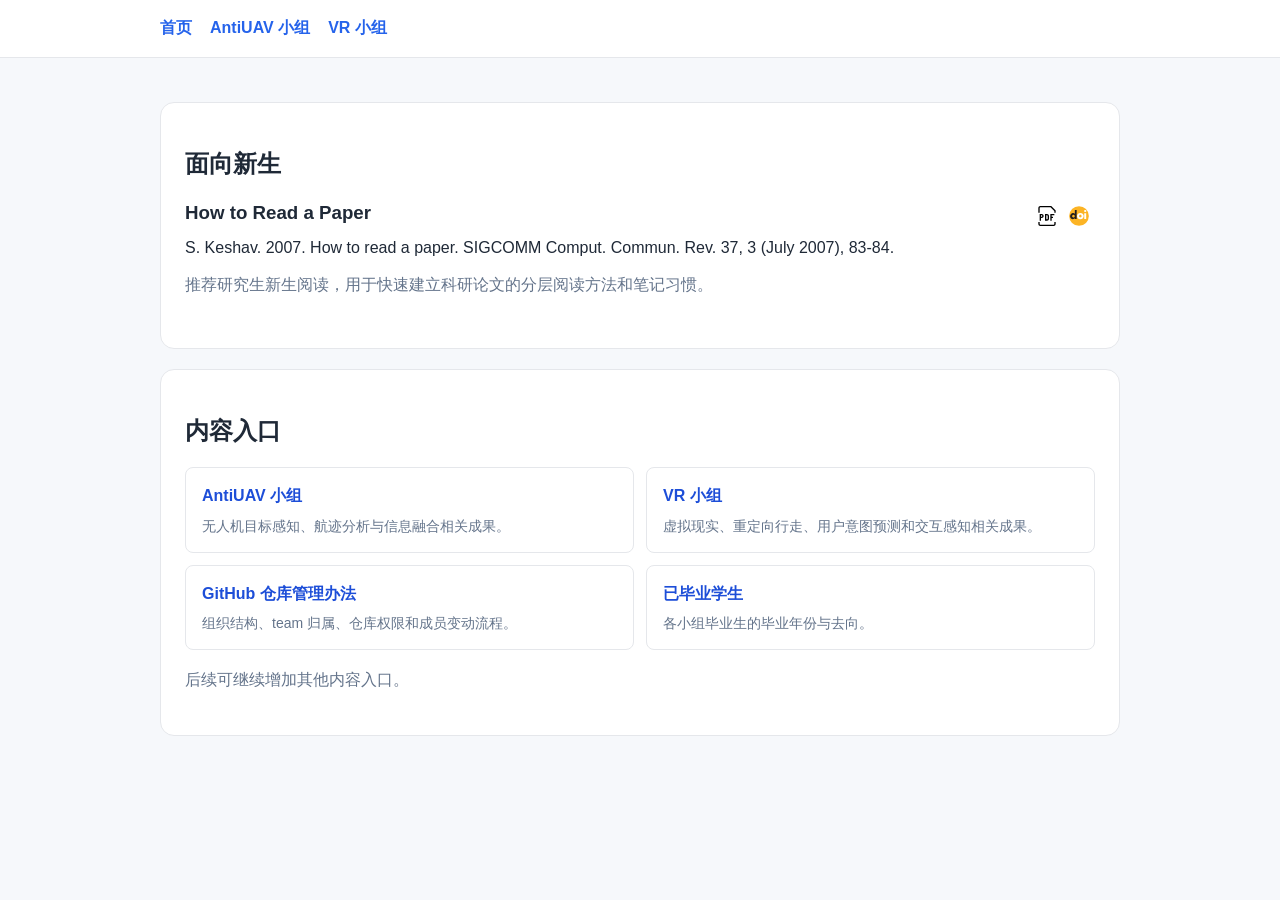
<file: index.html>
<!doctype html>
<html lang="zh-CN">
<head>
  <meta charset="utf-8">
  <meta name="viewport" content="width=device-width, initial-scale=1">
  <title>课题组管理首页</title>
  <link rel="stylesheet" href="assets/style.css">
</head>
<body>
  <nav class="nav">
    <a href="index.html">首页</a>
    <a href="team/team-antiuav.html">AntiUAV 小组</a>
    <a href="team/team-vr.html">VR 小组</a>
  </nav>

  <main class="container">
    <section class="card">
      <h2>面向新生</h2>
      <ul class="resource-list">
        <li class="resource-item">
          <div class="resource-main">
            <h3>How to Read a Paper</h3>
            <p>
              S. Keshav. 2007. How to read a paper.
              SIGCOMM Comput. Commun. Rev. 37, 3 (July 2007), 83-84.
            </p>
            <p class="resource-note">
              推荐研究生新生阅读，用于快速建立科研论文的分层阅读方法和笔记习惯。
            </p>
          </div>
          <span class="resource-links">
            <a class="pub-icon" href="resources/HowToReadAPaper.pdf" target="_blank" rel="noopener noreferrer" title="PDF">
              <img src="assets/imgs/pdf.svg" alt="PDF">
            </a>
            <a class="pub-icon" href="https://doi.org/10.1145/1273445.1273458" target="_blank" rel="noopener noreferrer" title="DOI">
              <img src="assets/imgs/doi.svg" alt="DOI">
            </a>
          </span>
        </li>
      </ul>
    </section>

    <section class="card">
      <h2>内容入口</h2>
      <div class="link-grid">
        <a class="topic-link" href="team/team-antiuav.html">
          <span class="topic-title">AntiUAV 小组</span>
          <span class="topic-desc">无人机目标感知、航迹分析与信息融合相关成果。</span>
        </a>
        <a class="topic-link" href="team/team-vr.html">
          <span class="topic-title">VR 小组</span>
          <span class="topic-desc">虚拟现实、重定向行走、用户意图预测和交互感知相关成果。</span>
        </a>
        <a class="topic-link" href="management/github.html">
          <span class="topic-title">GitHub 仓库管理办法</span>
          <span class="topic-desc">组织结构、team 归属、仓库权限和成员变动流程。</span>
        </a>
        <a class="topic-link" href="team/graduates.html">
          <span class="topic-title">已毕业学生</span>
          <span class="topic-desc">各小组毕业生的毕业年份与去向。</span>
        </a>
      </div>
      <p class="muted">
        后续可继续增加其他内容入口。
      </p>
    </section>
  </main>

  <a class="back-to-top" href="#top" aria-label="回到页面顶部" title="回到顶部">↑</a>
  <script src="assets/back-to-top.js" defer></script>
</body>
</html>
</file>
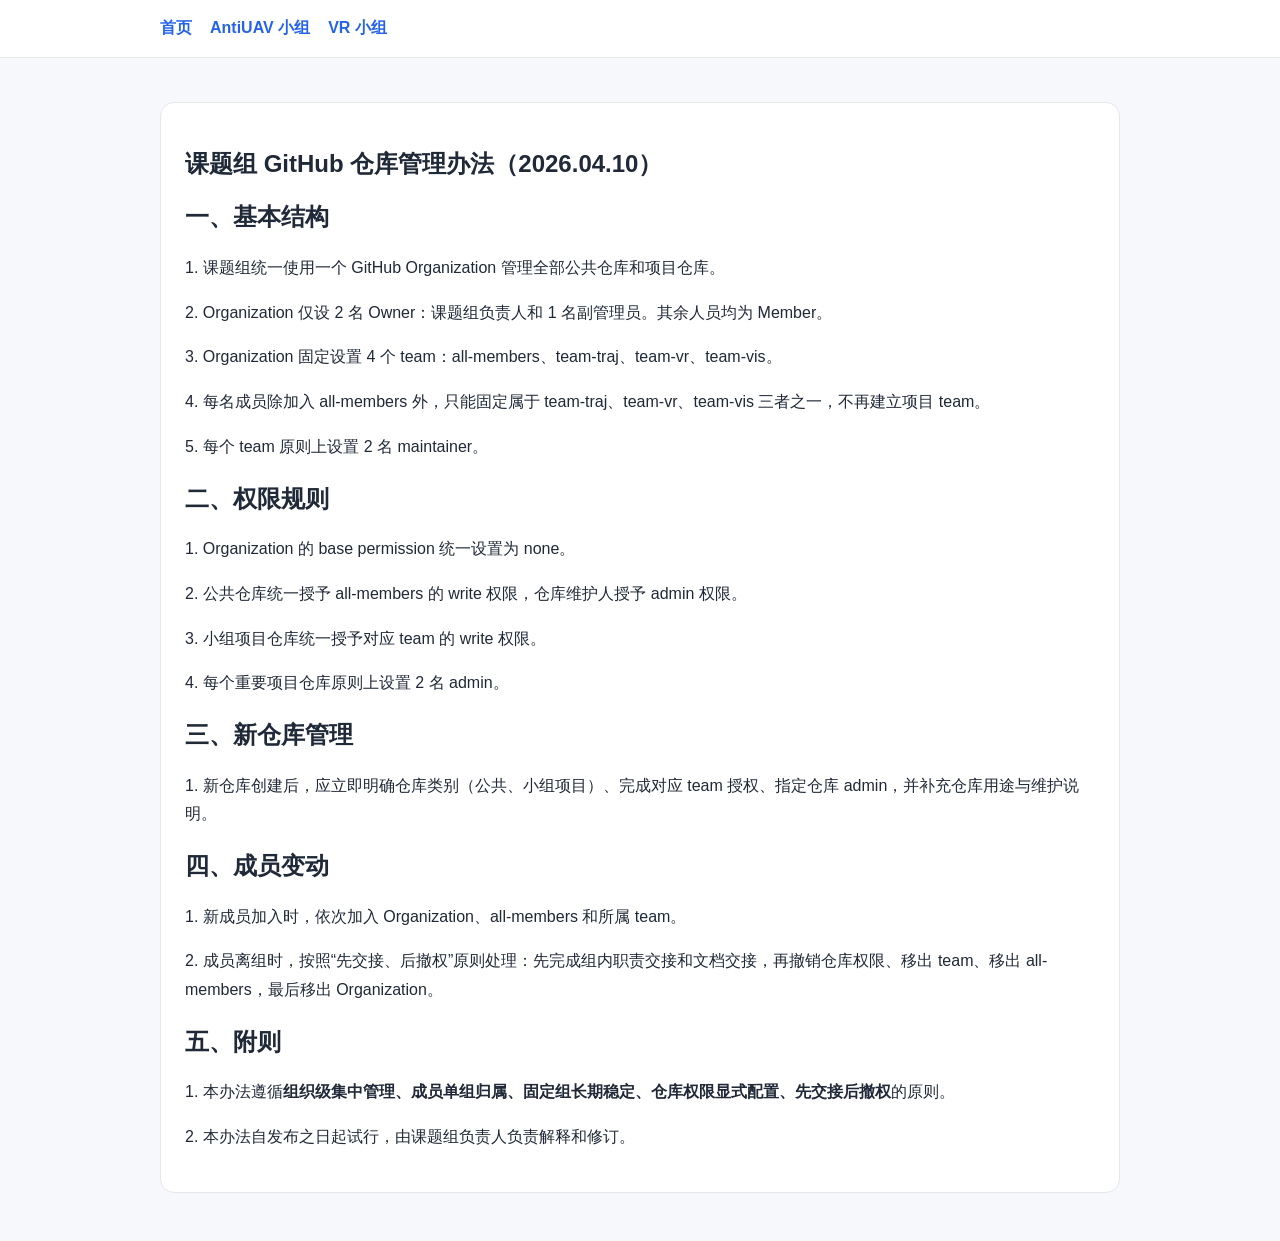
<file: management/github.html>
<!doctype html>
<html lang="zh-CN">
<head>
  <meta charset="utf-8">
  <meta name="viewport" content="width=device-width, initial-scale=1">
  <title>GitHub 仓库管理</title>
  <link rel="stylesheet" href="../assets/style.css">
</head>
<body>
  <nav class="nav">
    <a href="../index.html">首页</a>
    <a href="../team/team-antiuav.html">AntiUAV 小组</a>
    <a href="../team/team-vr.html">VR 小组</a>
  </nav>

  <main class="container">
    <section class="card">
      <h1>课题组 GitHub 仓库管理办法（2026.04.10）</h1>
      <h2>一、基本结构</h2>
      <p>1. 课题组统一使用一个 GitHub Organization 管理全部公共仓库和项目仓库。</p>
      <p>2. Organization 仅设 2 名 Owner：课题组负责人和 1 名副管理员。其余人员均为 Member。</p>
      <p>3. Organization 固定设置 4 个 team：all-members、team-traj、team-vr、team-vis。</p>
      <p>4. 每名成员除加入 all-members 外，只能固定属于 team-traj、team-vr、team-vis 三者之一，不再建立项目 team。</p>
      <p>5. 每个 team 原则上设置 2 名 maintainer。</p>

      <h2>二、权限规则</h2>
      <p>1. Organization 的 base permission 统一设置为 none。</p>
      <p>2. 公共仓库统一授予 all-members 的 write 权限，仓库维护人授予 admin 权限。</p>
      <p>3. 小组项目仓库统一授予对应 team 的 write 权限。</p>
      <p>4. 每个重要项目仓库原则上设置 2 名 admin。</p>

      <h2>三、新仓库管理</h2>
      <p>1. 新仓库创建后，应立即明确仓库类别（公共、小组项目）、完成对应 team 授权、指定仓库 admin，并补充仓库用途与维护说明。</p>

      <h2>四、成员变动</h2>
      <p>1. 新成员加入时，依次加入 Organization、all-members 和所属 team。</p>
      <p>2. 成员离组时，按照“先交接、后撤权”原则处理：先完成组内职责交接和文档交接，再撤销仓库权限、移出 team、移出 all-members，最后移出 Organization。</p>

      <h2>五、附则</h2>
      <p>1. 本办法遵循<b>组织级集中管理、成员单组归属、固定组长期稳定、仓库权限显式配置、先交接后撤权</b>的原则。</p>
      <p>2. 本办法自发布之日起试行，由课题组负责人负责解释和修订。</p>
    </section>
  </main>
</body>
</html>
</file>
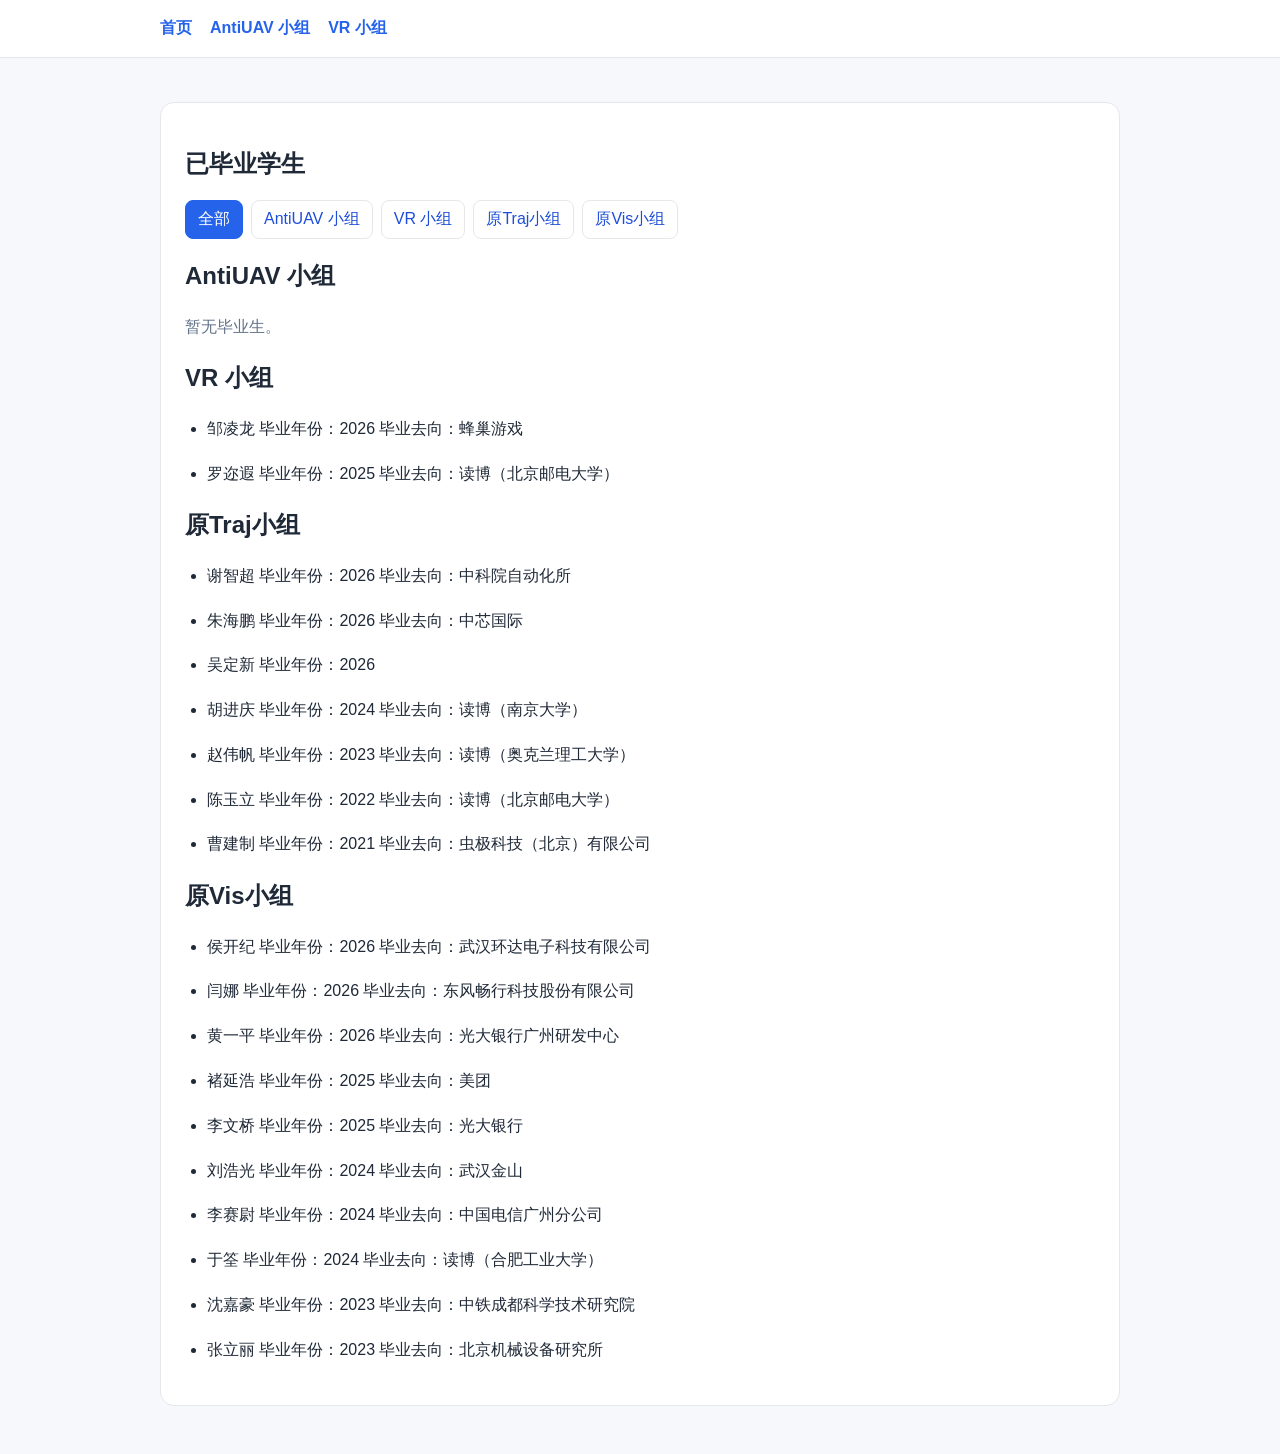
<file: team/graduates.html>
<!doctype html>
<html lang="zh-CN">
<head>
  <meta charset="utf-8">
  <meta name="viewport" content="width=device-width, initial-scale=1">
  <title>课题组已毕业学生</title>
  <link rel="stylesheet" href="../assets/style.css">
</head>
<body id="top">
  <nav class="nav">
    <a href="../index.html">首页</a>
    <a href="team-antiuav.html">AntiUAV 小组</a>
    <a href="team-vr.html">VR 小组</a>
  </nav>

  <main class="container">
    <section class="card">
      <h1>已毕业学生</h1>
      <nav id="graduate-filter" class="graduate-filter" aria-label="按小组筛选毕业生" hidden>
        <button type="button" data-team="all" aria-controls="graduate-list" aria-pressed="true">全部</button>
        <button type="button" data-team="antiuav" aria-controls="graduate-list" aria-pressed="false">AntiUAV 小组</button>
        <button type="button" data-team="vr" aria-controls="graduate-list" aria-pressed="false">VR 小组</button>
        <button type="button" data-team="traj" aria-controls="graduate-list" aria-pressed="false">原Traj小组</button>
        <button type="button" data-team="vis" aria-controls="graduate-list" aria-pressed="false">原Vis小组</button>
      </nav>
      <div id="graduate-list">
        <section data-team="antiuav">
          <h2>AntiUAV 小组</h2>
          <p class="muted">暂无毕业生。</p>
        </section>
        <section data-team="vr">
          <h2>VR 小组</h2>
          <ul class="pub-list">
            <li class="pub-item">
              <p class="pub-entry">
                <span class="pub-text">邹凌龙 毕业年份：2026 毕业去向：蜂巢游戏</span>
              </p>
            </li>
            <li class="pub-item">
              <p class="pub-entry">
                <span class="pub-text">罗迩遐 毕业年份：2025 毕业去向：读博（北京邮电大学）</span>
              </p>
            </li>
          </ul>
        </section>
        <section data-team="traj">
          <h2>原Traj小组</h2>
          <ul class="pub-list">
            <li class="pub-item">
              <p class="pub-entry">
                <span class="pub-text">谢智超 毕业年份：2026 毕业去向：中科院自动化所</span>
              </p>
            </li>
            <li class="pub-item">
              <p class="pub-entry">
                <span class="pub-text">朱海鹏 毕业年份：2026 毕业去向：中芯国际</span>
              </p>
            </li>
            <li class="pub-item">
              <p class="pub-entry">
                <span class="pub-text">吴定新 毕业年份：2026</span>
              </p>
            </li>
            <li class="pub-item">
              <p class="pub-entry">
                <span class="pub-text">胡进庆 毕业年份：2024 毕业去向：读博（南京大学）</span>
              </p>
            </li>
            <li class="pub-item">
              <p class="pub-entry">
                <span class="pub-text">赵伟帆 毕业年份：2023 毕业去向：读博（奥克兰理工大学）</span>
              </p>
            </li>
            <li class="pub-item">
              <p class="pub-entry">
                <span class="pub-text">陈玉立 毕业年份：2022 毕业去向：读博（北京邮电大学）</span>
              </p>
            </li>
            <li class="pub-item">
              <p class="pub-entry">
                <span class="pub-text">曹建制 毕业年份：2021 毕业去向：虫极科技（北京）有限公司</span>
              </p>
            </li>
          </ul>
        </section>
        <section data-team="vis">
          <h2>原Vis小组</h2>
          <ul class="pub-list">
            <li class="pub-item">
              <p class="pub-entry">
                <span class="pub-text">侯开纪 毕业年份：2026 毕业去向：武汉环达电子科技有限公司</span>
              </p>
            </li>
            <li class="pub-item">
              <p class="pub-entry">
                <span class="pub-text">闫娜 毕业年份：2026 毕业去向：东风畅行科技股份有限公司</span>
              </p>
            </li>
            <li class="pub-item">
              <p class="pub-entry">
                <span class="pub-text">黄一平 毕业年份：2026 毕业去向：光大银行广州研发中心</span>
              </p>
            </li>
            <li class="pub-item">
              <p class="pub-entry">
                <span class="pub-text">褚延浩 毕业年份：2025 毕业去向：美团</span>
              </p>
            </li>
            <li class="pub-item">
              <p class="pub-entry">
                <span class="pub-text">李文桥 毕业年份：2025 毕业去向：光大银行</span>
              </p>
            </li>
            <li class="pub-item">
              <p class="pub-entry">
                <span class="pub-text">刘浩光 毕业年份：2024 毕业去向：武汉金山</span>
              </p>
            </li>
            <li class="pub-item">
              <p class="pub-entry">
                <span class="pub-text">李赛尉 毕业年份：2024 毕业去向：中国电信广州分公司</span>
              </p>
            </li>
            <li class="pub-item">
              <p class="pub-entry">
                <span class="pub-text">于筌 毕业年份：2024 毕业去向：读博（合肥工业大学）</span>
              </p>
            </li>
            <li class="pub-item">
              <p class="pub-entry">
                <span class="pub-text">沈嘉豪 毕业年份：2023 毕业去向：中铁成都科学技术研究院</span>
              </p>
            </li>
            <li class="pub-item">
              <p class="pub-entry">
                <span class="pub-text">张立丽 毕业年份：2023 毕业去向：北京机械设备研究所</span>
              </p>
            </li>
          </ul>
        </section>
      </div>
    </section>
  </main>

  <a class="back-to-top" href="#top" aria-label="回到页面顶部" title="回到顶部">↑</a>
  <script>
    const graduateFilter = document.getElementById("graduate-filter");
    const filterButtons = graduateFilter.querySelectorAll("button");
    const graduateGroups = document.querySelectorAll("#graduate-list > section");

    filterButtons.forEach((button) => {
      button.addEventListener("click", () => {
        const team = button.dataset.team;

        filterButtons.forEach((option) => {
          option.setAttribute("aria-pressed", String(option === button));
        });

        graduateGroups.forEach((group) => {
          group.hidden = team !== "all" && group.dataset.team !== team;
        });
      });
    });

    graduateFilter.hidden = false;
  </script>
  <script src="../assets/back-to-top.js" defer></script>
</body>
</html>
</file>
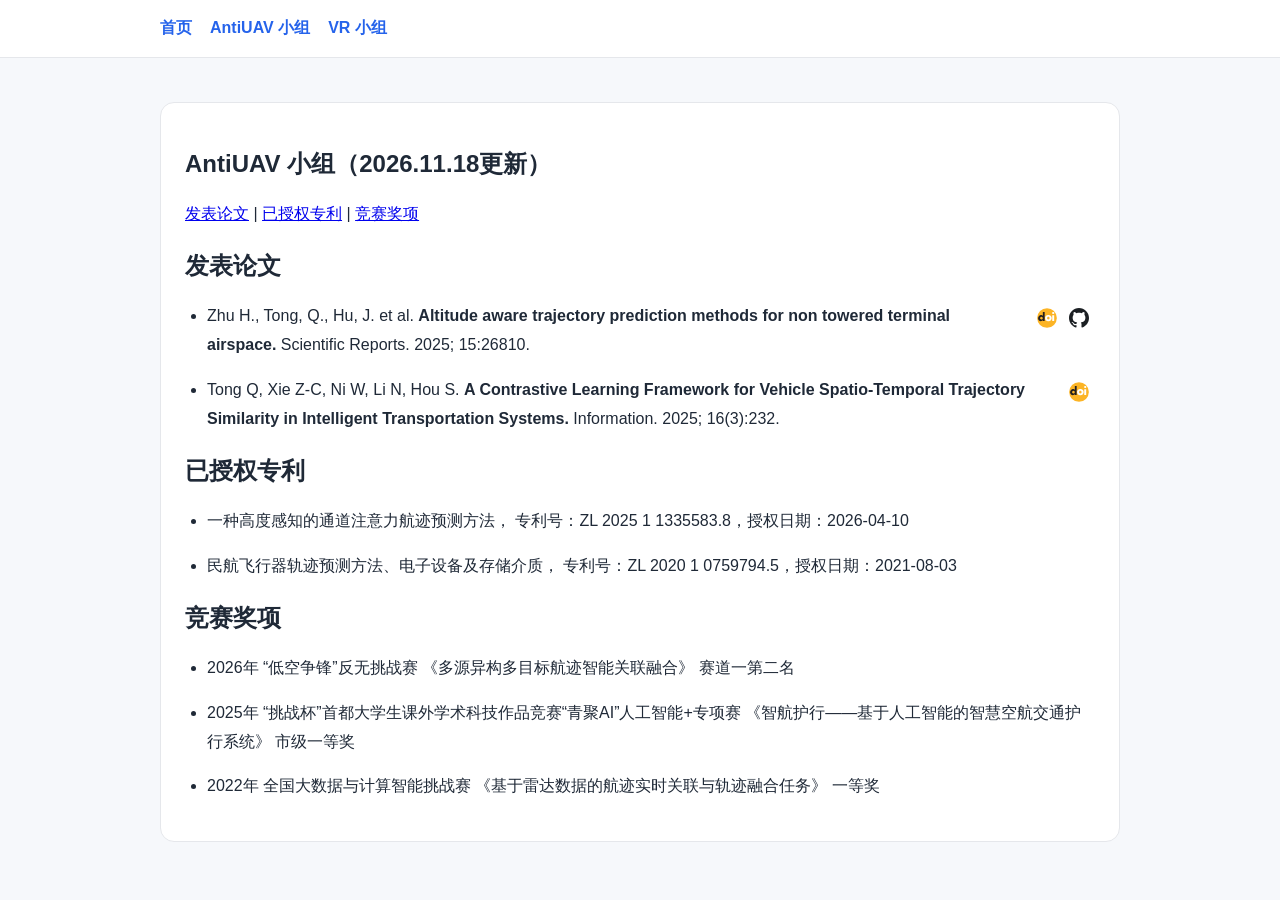
<file: team/team-antiuav.html>
<!doctype html>
<html lang="zh-CN">
<head>
  <meta charset="utf-8">
  <meta name="viewport" content="width=device-width, initial-scale=1">
  <title>课题组 AntiUAV 小组</title>
  <link rel="stylesheet" href="../assets/style.css">
</head>
<body id="top">
  <nav class="nav">
    <a href="../index.html">首页</a>
    <a href="team-antiuav.html">AntiUAV 小组</a>
    <a href="team-vr.html">VR 小组</a>
  </nav>

  <main class="container">
    <section class="card">
      <h1>AntiUAV 小组（2026.11.18更新）</h1>
      <p>
        <a href="#paper">发表论文</a>
        |
        <a href="#patent">已授权专利</a>
        |
        <a href="#award">竞赛奖项</a>
      </p>

      <h2 id="paper">发表论文</h2>
      <ul class="pub-list">
        <li class="pub-item">
          <p class="pub-entry">
            <span class="pub-text">Zhu H., Tong, Q., Hu, J. et al.
              <b>Altitude aware trajectory prediction methods for non towered terminal airspace.</b>
              Scientific Reports. 2025; 15:26810.</span>
            <span class="pub-links">
              <a class="pub-icon" href="https://doi.org/10.1038/s41598-025-11888-w" target="_blank" rel="noopener noreferrer" title="DOI">
                <img src="../assets/imgs/doi.svg" alt="DOI">
              </a>
              <a class="pub-icon" href="https://github.com/BistuCS/ACTrajNet" target="_blank" rel="noopener noreferrer" title="GitHub">
                <img src="../assets/imgs/github.svg" alt="GitHub">
              </a>
            </span>
          </p>
        </li>
        <li class="pub-item">
          <p class="pub-entry">
            <span class="pub-text">Tong Q, Xie Z-C, Ni W, Li N, Hou S.
              <b>A Contrastive Learning Framework for Vehicle Spatio-Temporal Trajectory Similarity in Intelligent Transportation Systems.</b>
              Information. 2025; 16(3):232.</span>
            <span class="pub-links">
              <a class="pub-icon" href="https://doi.org/10.3390/info16030232" target="_blank" rel="noopener noreferrer" title="DOI">
                <img src="../assets/imgs/doi.svg" alt="DOI">
              </a>
            </span>
          </p>
        </li>
      </ul>

      <h2 id="patent">已授权专利</h2>
      <ul class="pub-list">
        <li class="pub-item">
          <p class="pub-entry">
            <span class="pub-text">一种高度感知的通道注意力航迹预测方法，
              专利号：ZL 2025 1 1335583.8，授权日期：2026-04-10</span>
          </p>
        </li>
        <li class="pub-item">
          <p class="pub-entry">
            <span class="pub-text">民航飞行器轨迹预测方法、电子设备及存储介质，
              专利号：ZL 2020 1 0759794.5，授权日期：2021-08-03</span>
          </p>
        </li>
      </ul>

      <h2 id="award">竞赛奖项</h2>
      <ul class="pub-list">
        <li class="pub-item">
          <p class="pub-entry">
            <span class="pub-text">2026年 “低空争锋”反无挑战赛
              《多源异构多目标航迹智能关联融合》 赛道一第二名</span>
          </p>
        </li>
        <li class="pub-item">
          <p class="pub-entry">
            <span class="pub-text">2025年 “挑战杯”首都大学生课外学术科技作品竞赛“青聚AI”人工智能+专项赛
              《智航护行——基于人工智能的智慧空航交通护行系统》 市级一等奖</span>
          </p>
        </li>
        <li class="pub-item">
          <p class="pub-entry">
            <span class="pub-text">2022年 全国大数据与计算智能挑战赛
              《基于雷达数据的航迹实时关联与轨迹融合任务》 一等奖</span>
          </p>
        </li>
      </ul>
    </section>
  </main>

  <a class="back-to-top" href="#top" aria-label="回到页面顶部" title="回到顶部">↑</a>
  <script src="../assets/back-to-top.js" defer></script>
</body>
</html>
</file>
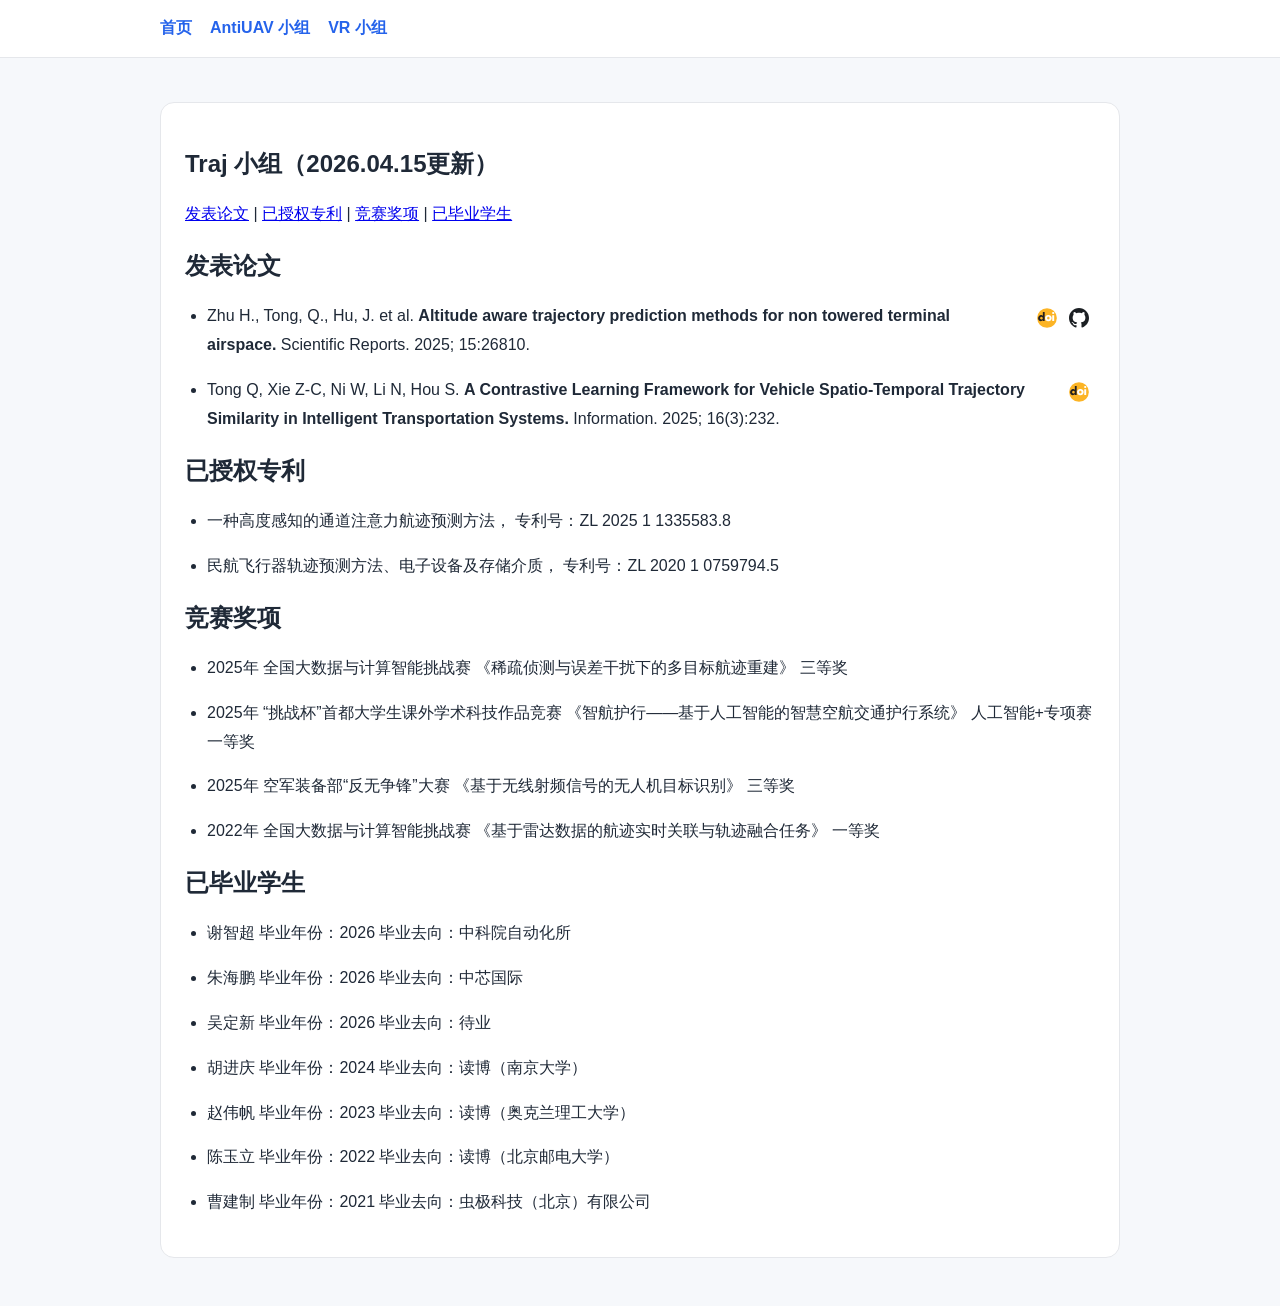
<file: team/team-traj.html>
<!doctype html>
<html lang="zh-CN">
<head>
  <meta charset="utf-8">
  <meta name="viewport" content="width=device-width, initial-scale=1">
  <meta name="robots" content="noindex">
  <title>课题组 Traj 小组</title>
  <link rel="stylesheet" href="../assets/style.css">
</head>
<body id="top">
  <nav class="nav">
    <a href="../index.html">首页</a>
    <a href="team-antiuav.html">AntiUAV 小组</a>
    <a href="team-vr.html">VR 小组</a>
  </nav>

  <main class="container">
    <section class="card">
      <h1>Traj 小组（2026.04.15更新）</h1>
      <p>
        <a href="#paper">发表论文</a>
        |
        <a href="#patent">已授权专利</a>
        |
        <a href="#award">竞赛奖项</a>
        |
        <a href="#graduate">已毕业学生</a>
      </p>

      <h2 id="paper">发表论文</h2>
      <ul class="pub-list">
        <li class="pub-item">
          <p class="pub-entry">
            <span class="pub-text">Zhu H., Tong, Q., Hu, J. et al. 
              <b>Altitude aware trajectory prediction methods for non towered terminal airspace.</b>
              Scientific Reports. 2025; 15:26810.</span>
            <span class="pub-links">
              <a class="pub-icon" href="https://doi.org/10.1038/s41598-025-11888-w" target="_blank" rel="noopener noreferrer" title="DOI">
                <img src="../assets/imgs/doi.svg" alt="DOI">
              </a>
              <a class="pub-icon" href="https://github.com/BistuCS/ACTrajNet" target="_blank" rel="noopener noreferrer" title="GitHub">
                <img src="../assets/imgs/github.svg" alt="GitHub">
              </a>
            </span>
          </p>
        </li>
        <li class="pub-item">
          <p class="pub-entry">
            <span class="pub-text">Tong Q, Xie Z-C, Ni W, Li N, Hou S.
              <b>A Contrastive Learning Framework for Vehicle Spatio-Temporal Trajectory Similarity in Intelligent Transportation Systems.</b>
              Information. 2025; 16(3):232.</span>
            <span class="pub-links">
              <a class="pub-icon" href="https://doi.org/10.3390/info16030232" target="_blank" rel="noopener noreferrer" title="DOI">
                <img src="../assets/imgs/doi.svg" alt="DOI">
              </a>
            </span>
          </p>
        </li>
      </ul>

      <h2 id="patent">已授权专利</h2>
      <ul class="pub-list">
        <li class="pub-item">
          <p class="pub-entry">
            <span class="pub-text">一种高度感知的通道注意力航迹预测方法，
              专利号：ZL 2025 1 1335583.8</span>
          </p>
        </li>
        <li class="pub-item">
          <p class="pub-entry">
            <span class="pub-text">民航飞行器轨迹预测方法、电子设备及存储介质，
              专利号：ZL 2020 1 0759794.5</span>
          </p>
        </li>
      </ul>

      <h2 id="award">竞赛奖项</h2>
      <ul class="pub-list">
        <li class="pub-item">
          <p class="pub-entry">
            <span class="pub-text">2025年 全国大数据与计算智能挑战赛
              《稀疏侦测与误差干扰下的多目标航迹重建》 三等奖</span>
          </p>
        </li>
        <li class="pub-item">
          <p class="pub-entry">
            <span class="pub-text">2025年 “挑战杯”首都大学生课外学术科技作品竞赛
              《智航护行——基于人工智能的智慧空航交通护行系统》 人工智能+专项赛一等奖</span>
          </p>
        </li>
        <li class="pub-item">
          <p class="pub-entry">
            <span class="pub-text">2025年 空军装备部“反无争锋”大赛
              《基于无线射频信号的无人机目标识别》 三等奖</span>
          </p>
        </li>
        <li class="pub-item">
          <p class="pub-entry">
            <span class="pub-text">2022年 全国大数据与计算智能挑战赛
              《基于雷达数据的航迹实时关联与轨迹融合任务》 一等奖</span>
          </p>
        </li>
      </ul>
      
      <h2 id="graduate">已毕业学生</h2>
      <ul class="pub-list">
	<li class="pub-item">
          <p class="pub-entry">
            <span class="pub-text">谢智超 毕业年份：2026 毕业去向：中科院自动化所</span>
          </p>
        </li>
        <li class="pub-item">
          <p class="pub-entry">
            <span class="pub-text">朱海鹏 毕业年份：2026 毕业去向：中芯国际</span>
          </p>
        </li>
        <li class="pub-item">
          <p class="pub-entry">
            <span class="pub-text">吴定新 毕业年份：2026 毕业去向：待业</span>
          </p>
        </li>
        <li class="pub-item">
          <p class="pub-entry">
            <span class="pub-text">胡进庆 毕业年份：2024 毕业去向：读博（南京大学）</span>
          </p>
        </li>
        <li class="pub-item">
          <p class="pub-entry">
            <span class="pub-text">赵伟帆 毕业年份：2023 毕业去向：读博（奥克兰理工大学）</span>
          </p>
        </li>
        <li class="pub-item">
          <p class="pub-entry">
            <span class="pub-text">陈玉立 毕业年份：2022 毕业去向：读博（北京邮电大学）</span>
          </p>
        </li>
        <li class="pub-item">
          <p class="pub-entry">
            <span class="pub-text">曹建制 毕业年份：2021 毕业去向：虫极科技（北京）有限公司</span>
          </p>
        </li>
      </ul>

    </section>
  </main>

  <a class="back-to-top" href="#top" aria-label="回到页面顶部" title="回到顶部">↑</a>
  <script src="../assets/back-to-top.js" defer></script>
</body>
</html>
</file>
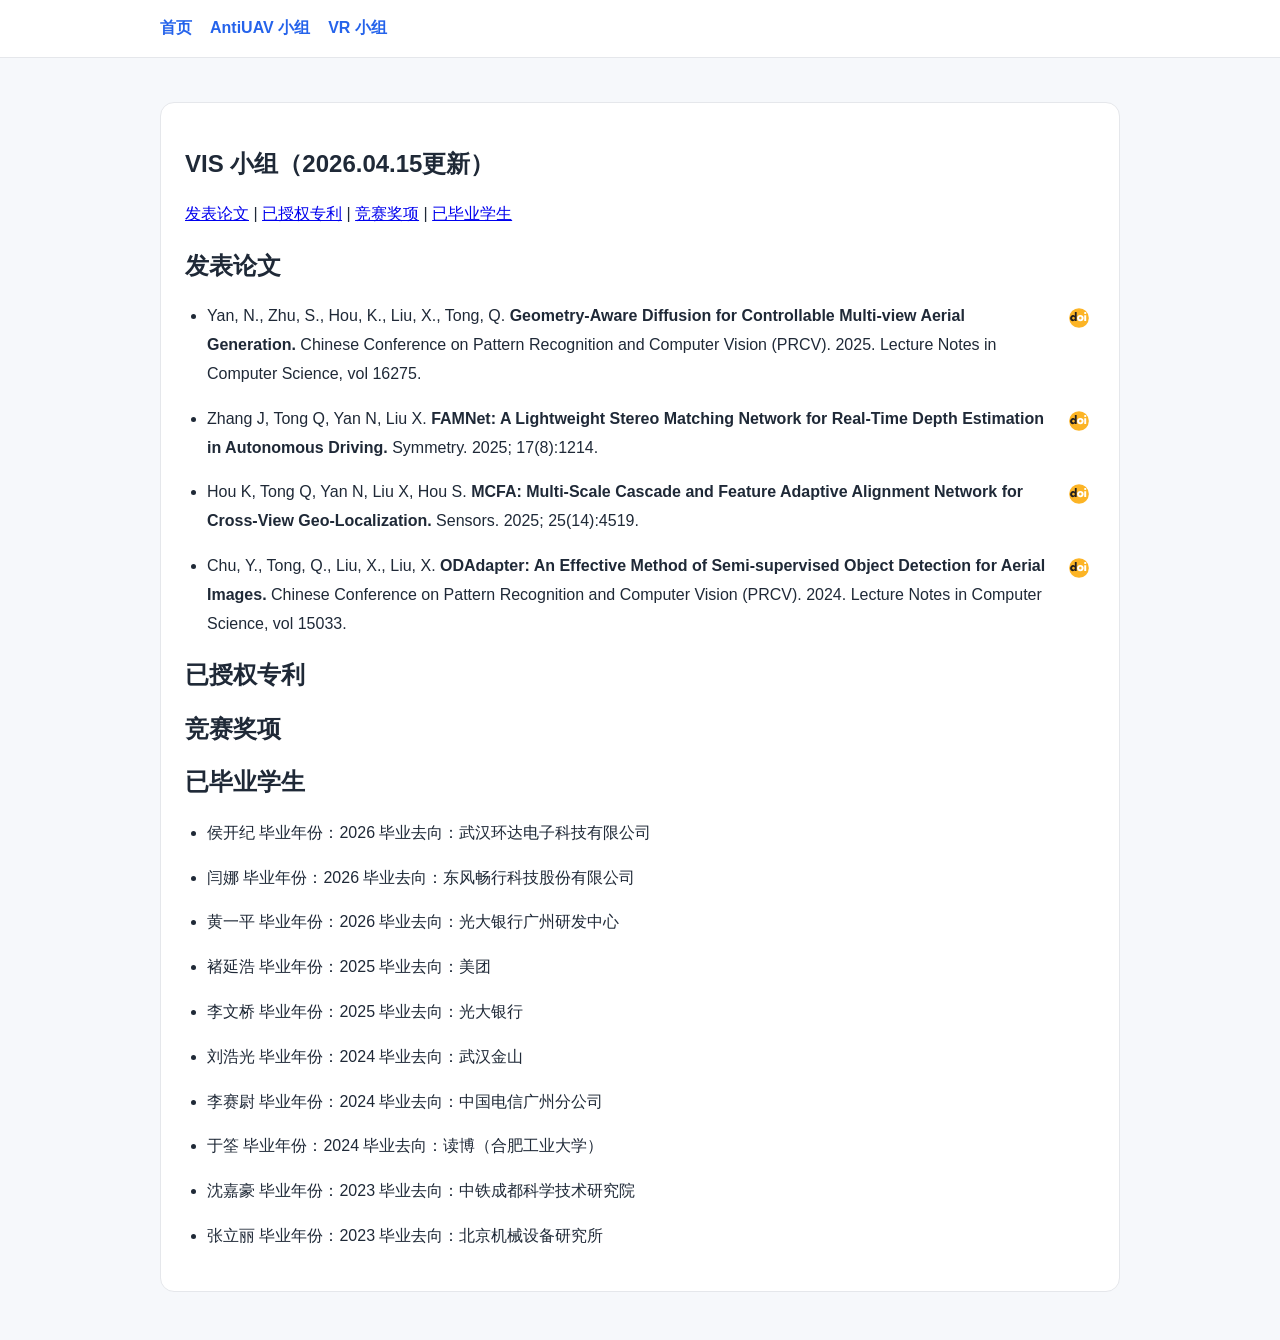
<file: team/team-vis.html>
<!doctype html>
<html lang="zh-CN">
<head>
  <meta charset="utf-8">
  <meta name="viewport" content="width=device-width, initial-scale=1">
  <meta name="robots" content="noindex">
  <title>课题组 VIS 小组</title>
  <link rel="stylesheet" href="../assets/style.css">
</head>
<body id="top">
  <nav class="nav">
    <a href="../index.html">首页</a>
    <a href="team-antiuav.html">AntiUAV 小组</a>
    <a href="team-vr.html">VR 小组</a>
  </nav>

  <main class="container">
    <section class="card">
      <h1>VIS 小组（2026.04.15更新）</h1>
      <p>
        <a href="#paper">发表论文</a>
        |
        <a href="#patent">已授权专利</a>
        |
        <a href="#award">竞赛奖项</a>
        |
        <a href="#graduate">已毕业学生</a>
      </p>

      <h2 id="paper">发表论文</h2>
      <ul class="pub-list">
        <li class="pub-item">
          <p class="pub-entry">
            <span class="pub-text">Yan, N., Zhu, S., Hou, K., Liu, X., Tong, Q.
              <b>Geometry-Aware Diffusion for Controllable Multi-view Aerial Generation.</b>
              Chinese Conference on Pattern Recognition and Computer Vision (PRCV). 2025.
              Lecture Notes in Computer Science, vol 16275.</span>
            <span class="pub-links">
              <a class="pub-icon" href="https://doi.org/10.1007/978-981-95-5699-1_34" target="_blank" rel="noopener noreferrer" title="DOI">
                <img src="../assets/imgs/doi.svg" alt="DOI">
              </a>
            </span>
          </p>
        </li>
        <li class="pub-item">
          <p class="pub-entry">
            <span class="pub-text">Zhang J, Tong Q, Yan N, Liu X.
              <b>FAMNet: A Lightweight Stereo Matching Network for Real-Time Depth Estimation in Autonomous Driving.</b>
              Symmetry. 2025; 17(8):1214.</span>
            <span class="pub-links">
              <a class="pub-icon" href="https://doi.org/10.3390/sym17081214" target="_blank" rel="noopener noreferrer" title="DOI">
                <img src="../assets/imgs/doi.svg" alt="DOI">
              </a>
            </span>
          </p>
        </li>
        <li class="pub-item">
          <p class="pub-entry">
            <span class="pub-text">Hou K, Tong Q, Yan N, Liu X, Hou S.
              <b>MCFA: Multi-Scale Cascade and Feature Adaptive Alignment Network for Cross-View Geo-Localization.</b>
              Sensors. 2025; 25(14):4519.</span>
            <span class="pub-links">
              <a class="pub-icon" href="https://doi.org/10.3390/s25144519" target="_blank" rel="noopener noreferrer" title="DOI">
                <img src="../assets/imgs/doi.svg" alt="DOI">
              </a>
            </span>
          </p>
        </li>
        <li class="pub-item">
          <p class="pub-entry">
            <span class="pub-text">Chu, Y., Tong, Q., Liu, X., Liu, X. 
              <b>ODAdapter: An Effective Method of Semi-supervised Object Detection for Aerial Images.</b> 
              Chinese Conference on Pattern Recognition and Computer Vision (PRCV). 2024. 
              Lecture Notes in Computer Science, vol 15033.</span>
            <span class="pub-links">
              <a class="pub-icon" href="https://doi.org/10.1007/978-981-97-8502-5_12" target="_blank" rel="noopener noreferrer" title="DOI">
                <img src="../assets/imgs/doi.svg" alt="DOI">
              </a>
            </span>
          </p>
        </li>
      </ul>

      <h2 id="patent">已授权专利</h2>
      <ul class="pub-list">
      </ul>

      <h2 id="award">竞赛奖项</h2>
      <ul class="pub-list">
      </ul>
      
      <h2 id="graduate">已毕业学生</h2>
      <ul class="pub-list">
        <li class="pub-item">
          <p class="pub-entry">
            <span class="pub-text">侯开纪 毕业年份：2026 毕业去向：武汉环达电子科技有限公司</span>
          </p>
        </li>
        <li class="pub-item">
          <p class="pub-entry">
            <span class="pub-text">闫娜 毕业年份：2026 毕业去向：东风畅行科技股份有限公司</span>
          </p>
        </li>
        <li class="pub-item">
          <p class="pub-entry">
            <span class="pub-text">黄一平 毕业年份：2026 毕业去向：光大银行广州研发中心</span>
          </p>
        </li>
        <li class="pub-item">
          <p class="pub-entry">
            <span class="pub-text">褚延浩 毕业年份：2025 毕业去向：美团</span>
          </p>
        </li>
        <li class="pub-item">
          <p class="pub-entry">
            <span class="pub-text">李文桥 毕业年份：2025 毕业去向：光大银行</span>
          </p>
        </li>
        <li class="pub-item">
          <p class="pub-entry">
            <span class="pub-text">刘浩光 毕业年份：2024 毕业去向：武汉金山</span>
          </p>
        </li>
        <li class="pub-item">
          <p class="pub-entry">
            <span class="pub-text">李赛尉 毕业年份：2024 毕业去向：中国电信广州分公司</span>
          </p>
        </li>
        <li class="pub-item">
          <p class="pub-entry">
            <span class="pub-text">于筌 毕业年份：2024 毕业去向：读博（合肥工业大学）</span>
          </p>
        </li>
        <li class="pub-item">
          <p class="pub-entry">
            <span class="pub-text">沈嘉豪 毕业年份：2023 毕业去向：中铁成都科学技术研究院</span>
          </p>
        </li>
        <li class="pub-item">
          <p class="pub-entry">
            <span class="pub-text">张立丽 毕业年份：2023 毕业去向：北京机械设备研究所</span>
          </p>
        </li>
      </ul>

    </section>
  </main>

  <a class="back-to-top" href="#top" aria-label="回到页面顶部" title="回到顶部">↑</a>
  <script src="../assets/back-to-top.js" defer></script>
</body>
</html>
</file>
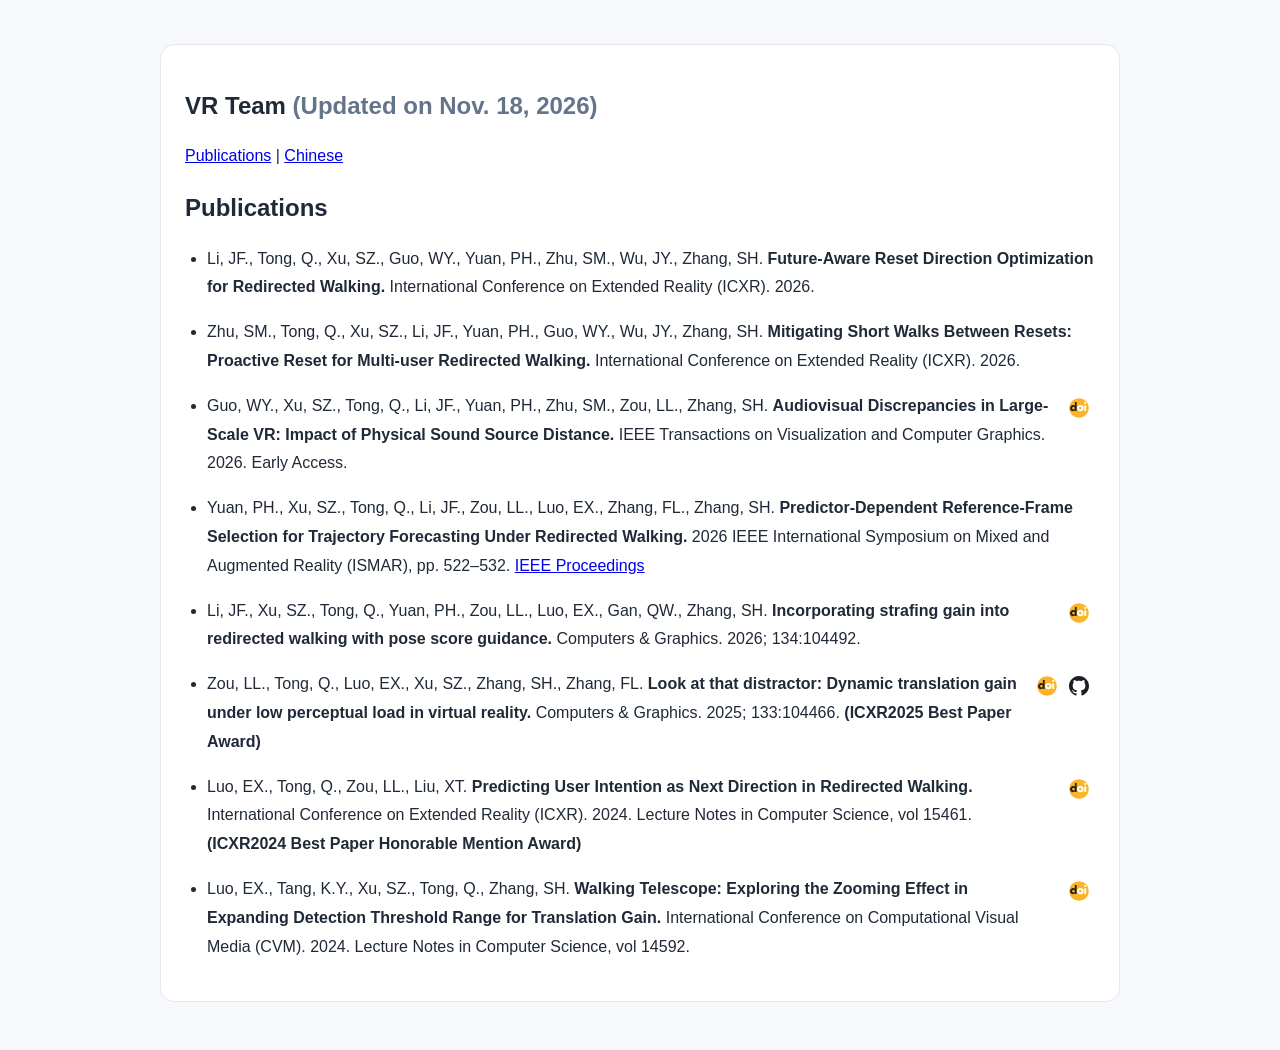
<file: team/team-vr-en.html>
<!doctype html>
<html lang="en">
<head>
  <meta charset="utf-8">
  <meta name="viewport" content="width=device-width, initial-scale=1">
  <title>VR Team</title>
  <link rel="stylesheet" href="../assets/style.css">
</head>
<body id="top">

  <main class="container">
    <section class="card">
      <h1>VR Team <span class="muted">(Updated on Nov. 18, 2026)</span></h1>
      <p>
        <a href="#paper">Publications</a>
        |
        <a href="team-vr.html">Chinese</a>
      </p>

      <h2 id="paper">Publications</h2>
      <ul class="pub-list">
        <li class="pub-item">
          <p class="pub-entry">
            <span class="pub-text">Li, JF., Tong, Q., Xu, SZ., Guo, WY., Yuan, PH., Zhu, SM., Wu, JY., Zhang, SH.
              <b>Future-Aware Reset Direction Optimization for Redirected Walking.</b>
              International Conference on Extended Reality (ICXR). 2026.</span>
          </p>
        </li>
        <li class="pub-item">
          <p class="pub-entry">
            <span class="pub-text">Zhu, SM., Tong, Q., Xu, SZ., Li, JF., Yuan, PH., Guo, WY., Wu, JY., Zhang, SH.
              <b>Mitigating Short Walks Between Resets: Proactive Reset for Multi-user Redirected Walking.</b>
              International Conference on Extended Reality (ICXR). 2026.</span>
          </p>
        </li>
        <li class="pub-item">
          <p class="pub-entry">
            <span class="pub-text">Guo, WY., Xu, SZ., Tong, Q., Li, JF., Yuan, PH., Zhu, SM., Zou, LL., Zhang, SH.
              <b>Audiovisual Discrepancies in Large-Scale VR: Impact of Physical Sound Source Distance.</b>
              IEEE Transactions on Visualization and Computer Graphics. 2026. Early Access.</span>
            <span class="pub-links">
              <a class="pub-icon" href="https://doi.org/10.1109/TVCG.2026.3747418" target="_blank" rel="noopener noreferrer" title="DOI">
                <img src="../assets/imgs/doi.svg" alt="DOI">
              </a>
            </span>
          </p>
        </li>
        <li class="pub-item">
          <p class="pub-entry">
            <span class="pub-text">Yuan, PH., Xu, SZ., Tong, Q., Li, JF., Zou, LL., Luo, EX., Zhang, FL., Zhang, SH.
              <b>Predictor-Dependent Reference-Frame Selection for Trajectory Forecasting Under Redirected Walking.</b>
              2026 IEEE International Symposium on Mixed and Augmented Reality (ISMAR), pp. 522–532.
              <a href="https://www.computer.org/csdl/proceedings/ismar/2026/2lh4dp4ztdu" target="_blank" rel="noopener noreferrer">IEEE Proceedings</a>
            </span>
          </p>
        </li>
        <li class="pub-item">
          <p class="pub-entry">
            <span class="pub-text">Li, JF., Xu, SZ., Tong, Q., Yuan, PH., Zou, LL., Luo, EX., Gan, QW., Zhang, SH.
              <b>Incorporating strafing gain into redirected walking with pose score guidance.</b>
              Computers &amp; Graphics. 2026; 134:104492.</span>
            <span class="pub-links">
              <a class="pub-icon" href="https://doi.org/10.1016/j.cag.2025.104492" target="_blank" rel="noopener noreferrer" title="DOI">
                <img src="../assets/imgs/doi.svg" alt="DOI">
              </a>
            </span>
          </p>
        </li>
        <li class="pub-item">
          <p class="pub-entry">
            <span class="pub-text">Zou, LL., Tong, Q., Luo, EX., Xu, SZ., Zhang, SH., Zhang, FL.
              <b>Look at that distractor: Dynamic translation gain under low perceptual load in virtual reality.</b>
              Computers &amp; Graphics. 2025; 133:104466. <b>(ICXR2025 Best Paper Award)</b></span>
            <span class="pub-links">
              <a class="pub-icon" href="https://doi.org/10.1016/j.cag.2025.104466" target="_blank" rel="noopener noreferrer" title="DOI">
                <img src="../assets/imgs/doi.svg" alt="DOI">
              </a>
              <a class="pub-icon" href="https://github.com/BistuCS/Look-at-That-Distractor" target="_blank" rel="noopener noreferrer" title="GitHub">
                <img src="../assets/imgs/github.svg" alt="GitHub">
              </a>
            </span>
          </p>
        </li>
        <li class="pub-item">
          <p class="pub-entry">
            <span class="pub-text">Luo, EX., Tong, Q., Zou, LL., Liu, XT. 
              <b>Predicting User Intention as Next Direction in Redirected Walking.</b> 
              International Conference on Extended Reality (ICXR). 2024. 
              Lecture Notes in Computer Science, vol 15461. <b>(ICXR2024 Best Paper Honorable Mention Award)</b></span>
            <span class="pub-links">
              <a class="pub-icon" href="https://doi.org/10.1007/978-981-96-3679-2_18" target="_blank" rel="noopener noreferrer" title="DOI">
                <img src="../assets/imgs/doi.svg" alt="DOI">
              </a>
            </span>
          </p>
        </li>
        <li class="pub-item">
          <p class="pub-entry">
            <span class="pub-text">Luo, EX., Tang, K.Y., Xu, SZ., Tong, Q., Zhang, SH.
              <b>Walking Telescope: Exploring the Zooming Effect in Expanding Detection Threshold Range for Translation Gain.</b>
              International Conference on Computational Visual Media (CVM). 2024. 
              Lecture Notes in Computer Science, vol 14592.</span>
            <span class="pub-links">
              <a class="pub-icon" href="https://doi.org/10.1007/978-981-97-2095-8_14" target="_blank" rel="noopener noreferrer" title="DOI">
                <img src="../assets/imgs/doi.svg" alt="DOI">
              </a>
            </span>
          </p>
        </li>
      </ul>

    </section>
  </main>

  <a class="back-to-top" href="#top" aria-label="Return to top" title="Return to top">↑</a>
  <script src="../assets/back-to-top.js" defer></script>
</body>
</html>
</file>
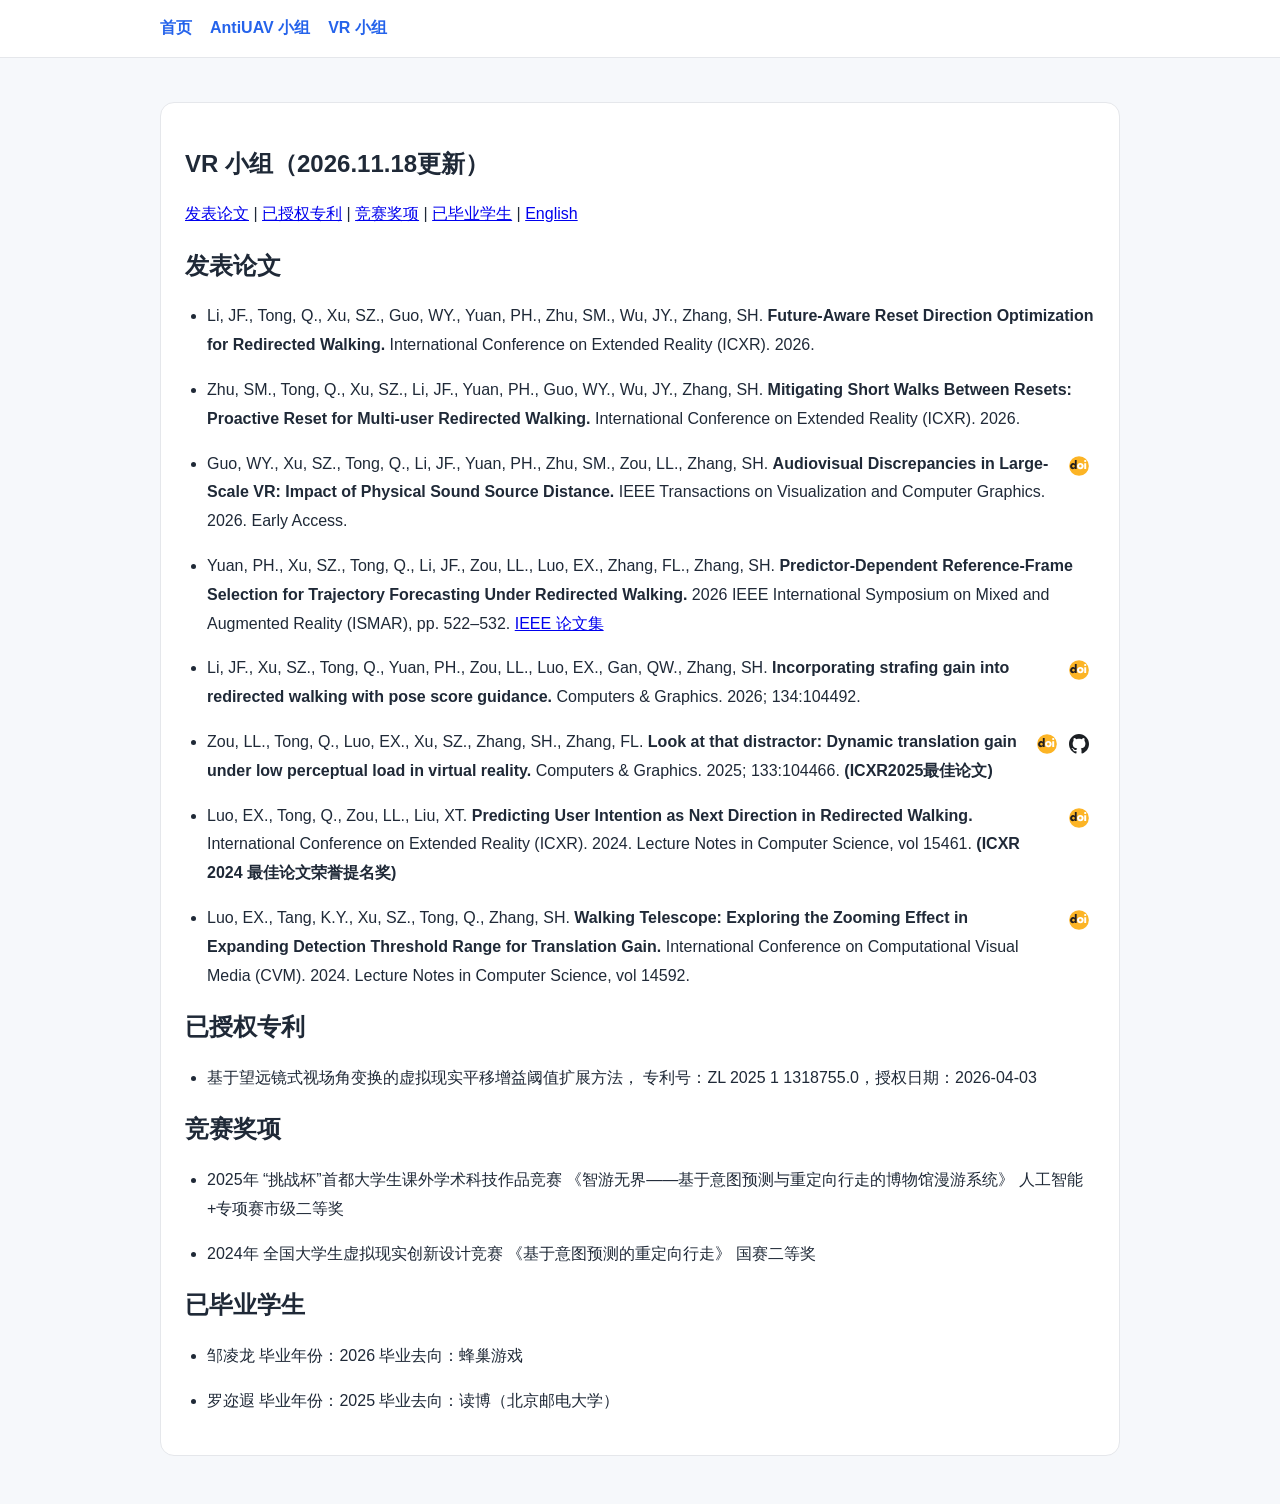
<file: team/team-vr.html>
<!doctype html>
<html lang="zh-CN">
<head>
  <meta charset="utf-8">
  <meta name="viewport" content="width=device-width, initial-scale=1">
  <title>课题组 VR 小组</title>
  <link rel="stylesheet" href="../assets/style.css">
</head>
<body id="top">
  <nav class="nav">
    <a href="../index.html">首页</a>
    <a href="team-antiuav.html">AntiUAV 小组</a>
    <a href="team-vr.html">VR 小组</a>
  </nav>

  <main class="container">
    <section class="card">
      <h1>VR 小组（2026.11.18更新）</h1>
      <p>
        <a href="#paper">发表论文</a>
        |
        <a href="#patent">已授权专利</a>
        |
        <a href="#award">竞赛奖项</a>
        |
        <a href="#graduate">已毕业学生</a>
        |
        <a href="team-vr-en.html">English</a>
      </p>

      <h2 id="paper">发表论文</h2>
      <ul class="pub-list">
        <li class="pub-item">
          <p class="pub-entry">
            <span class="pub-text">Li, JF., Tong, Q., Xu, SZ., Guo, WY., Yuan, PH., Zhu, SM., Wu, JY., Zhang, SH.
              <b>Future-Aware Reset Direction Optimization for Redirected Walking.</b>
              International Conference on Extended Reality (ICXR). 2026.</span>
          </p>
        </li>
        <li class="pub-item">
          <p class="pub-entry">
            <span class="pub-text">Zhu, SM., Tong, Q., Xu, SZ., Li, JF., Yuan, PH., Guo, WY., Wu, JY., Zhang, SH.
              <b>Mitigating Short Walks Between Resets: Proactive Reset for Multi-user Redirected Walking.</b>
              International Conference on Extended Reality (ICXR). 2026.</span>
          </p>
        </li>
        <li class="pub-item">
          <p class="pub-entry">
            <span class="pub-text">Guo, WY., Xu, SZ., Tong, Q., Li, JF., Yuan, PH., Zhu, SM., Zou, LL., Zhang, SH.
              <b>Audiovisual Discrepancies in Large-Scale VR: Impact of Physical Sound Source Distance.</b>
              IEEE Transactions on Visualization and Computer Graphics. 2026. Early Access.</span>
            <span class="pub-links">
              <a class="pub-icon" href="https://doi.org/10.1109/TVCG.2026.3747418" target="_blank" rel="noopener noreferrer" title="DOI">
                <img src="../assets/imgs/doi.svg" alt="DOI">
              </a>
            </span>
          </p>
        </li>
        <li class="pub-item">
          <p class="pub-entry">
            <span class="pub-text">Yuan, PH., Xu, SZ., Tong, Q., Li, JF., Zou, LL., Luo, EX., Zhang, FL., Zhang, SH.
              <b>Predictor-Dependent Reference-Frame Selection for Trajectory Forecasting Under Redirected Walking.</b>
              2026 IEEE International Symposium on Mixed and Augmented Reality (ISMAR), pp. 522–532.
              <a href="https://www.computer.org/csdl/proceedings/ismar/2026/2lh4dp4ztdu" target="_blank" rel="noopener noreferrer">IEEE 论文集</a>
            </span>
          </p>
        </li>
        <li class="pub-item">
          <p class="pub-entry">
            <span class="pub-text">Li, JF., Xu, SZ., Tong, Q., Yuan, PH., Zou, LL., Luo, EX., Gan, QW., Zhang, SH.
              <b>Incorporating strafing gain into redirected walking with pose score guidance.</b>
              Computers &amp; Graphics. 2026; 134:104492.</span>
            <span class="pub-links">
              <a class="pub-icon" href="https://doi.org/10.1016/j.cag.2025.104492" target="_blank" rel="noopener noreferrer" title="DOI">
                <img src="../assets/imgs/doi.svg" alt="DOI">
              </a>
            </span>
          </p>
        </li>
        <li class="pub-item">
          <p class="pub-entry">
            <span class="pub-text">Zou, LL., Tong, Q., Luo, EX., Xu, SZ., Zhang, SH., Zhang, FL.
              <b>Look at that distractor: Dynamic translation gain under low perceptual load in virtual reality.</b>
              Computers &amp; Graphics. 2025; 133:104466. <b>(ICXR2025最佳论文)</b></span>
            <span class="pub-links">
              <a class="pub-icon" href="https://doi.org/10.1016/j.cag.2025.104466" target="_blank" rel="noopener noreferrer" title="DOI">
                <img src="../assets/imgs/doi.svg" alt="DOI">
              </a>
              <a class="pub-icon" href="https://github.com/BistuCS/Look-at-That-Distractor" target="_blank" rel="noopener noreferrer" title="GitHub">
                <img src="../assets/imgs/github.svg" alt="GitHub">
              </a>
            </span>
          </p>
        </li>
        <li class="pub-item">
          <p class="pub-entry">
            <span class="pub-text">Luo, EX., Tong, Q., Zou, LL., Liu, XT. 
              <b>Predicting User Intention as Next Direction in Redirected Walking.</b> 
              International Conference on Extended Reality (ICXR). 2024. 
              Lecture Notes in Computer Science, vol 15461. <b>(ICXR 2024 最佳论文荣誉提名奖)</b></span>
            <span class="pub-links">
              <a class="pub-icon" href="https://doi.org/10.1007/978-981-96-3679-2_18" target="_blank" rel="noopener noreferrer" title="DOI">
                <img src="../assets/imgs/doi.svg" alt="DOI">
              </a>
            </span>
          </p>
        </li>
        <li class="pub-item">
          <p class="pub-entry">
            <span class="pub-text">Luo, EX., Tang, K.Y., Xu, SZ., Tong, Q., Zhang, SH.
              <b>Walking Telescope: Exploring the Zooming Effect in Expanding Detection Threshold Range for Translation Gain.</b>
              International Conference on Computational Visual Media (CVM). 2024. 
              Lecture Notes in Computer Science, vol 14592.</span>
            <span class="pub-links">
              <a class="pub-icon" href="https://doi.org/10.1007/978-981-97-2095-8_14" target="_blank" rel="noopener noreferrer" title="DOI">
                <img src="../assets/imgs/doi.svg" alt="DOI">
              </a>
            </span>
          </p>
        </li>
      </ul>

      <h2 id="patent">已授权专利</h2>
      <ul class="pub-list">
        <li class="pub-item">
          <p class="pub-entry">
            <span class="pub-text">基于望远镜式视场角变换的虚拟现实平移增益阈值扩展方法，
              专利号：ZL 2025 1 1318755.0，授权日期：2026-04-03</span>
          </p>
        </li>
      </ul>

      <h2 id="award">竞赛奖项</h2>
      <ul class="pub-list">
        <li class="pub-item">
          <p class="pub-entry">
            <span class="pub-text">2025年 “挑战杯”首都大学生课外学术科技作品竞赛
              《智游无界——基于意图预测与重定向行走的博物馆漫游系统》 人工智能+专项赛市级二等奖</span>
          </p>
        </li>
        <li class="pub-item">
          <p class="pub-entry">
            <span class="pub-text">2024年 全国大学生虚拟现实创新设计竞赛 《基于意图预测的重定向行走》 国赛二等奖</span>
          </p>
        </li>
      </ul>
      
      <h2 id="graduate">已毕业学生</h2>
      <ul class="pub-list">
        <li class="pub-item">
          <p class="pub-entry">
            <span class="pub-text">邹凌龙 毕业年份：2026 毕业去向：蜂巢游戏</span>
          </p>
        </li>
        <li class="pub-item">
          <p class="pub-entry">
            <span class="pub-text">罗迩遐 毕业年份：2025 毕业去向：读博（北京邮电大学）</span>
          </p>
        </li>
      </ul>

    </section>
  </main>

  <a class="back-to-top" href="#top" aria-label="回到页面顶部" title="回到顶部">↑</a>
  <script src="../assets/back-to-top.js" defer></script>
</body>
</html>
</file>
<file: assets/style.css>
html {
  --content-max-width: 960px;
  scroll-behavior: smooth;
}

body {
  margin: 0;
  font-family: -apple-system, BlinkMacSystemFont, "Segoe UI", "PingFang SC",
    "Microsoft YaHei", sans-serif;
  background: #f6f8fb;
  color: #1f2937;
  line-height: 1.8;
}

.container {
  max-width: var(--content-max-width);
  margin: 0 auto;
  padding: 24px 18px 48px;
}

.nav {
  background: #ffffff;
  border-bottom: 1px solid #e5e7eb;
  padding: 14px max(18px, calc((100% - var(--content-max-width)) / 2));
  display: flex;
  gap: 18px;
  flex-wrap: wrap;
}

.nav a {
  color: #2563eb;
  text-decoration: none;
  font-weight: 600;
}

.card {
  background: #ffffff;
  border: 1px solid #e5e7eb;
  border-radius: 14px;
  padding: 24px;
  margin-top: 20px;
}

h1, h2, h3 {
  line-height: 1.4;
}

h3 {
  margin: 0 0 8px;
}

.muted,
.resource-note,
.topic-desc {
  color: #64748b;
}

.resource-list {
  list-style: none;
  margin: 0;
  padding: 0;
}

.resource-item,
.pub-entry {
  display: flex;
  align-items: flex-start;
  justify-content: space-between;
}

.resource-item {
  gap: 18px;
  padding: 16px 0;
  border-top: 1px solid #e5e7eb;
}

.resource-item:first-child {
  border-top: 0;
  padding-top: 0;
}

.resource-main p {
  margin: 0 0 8px;
}

.pub-links,
.resource-links {
  display: inline-flex;
  align-items: center;
  flex-shrink: 0;
}

.link-grid {
  display: grid;
  grid-template-columns: repeat(2, minmax(0, 1fr));
  gap: 12px;
}

.topic-link {
  display: block;
  padding: 14px 16px;
  border: 1px solid #e5e7eb;
  border-radius: 8px;
  color: inherit;
  text-decoration: none;
}

.topic-link:hover {
  border-color: #93c5fd;
  background: #f8fbff;
}

.topic-title,
.topic-desc {
  display: block;
}

.topic-title {
  color: #1d4ed8;
  font-weight: 700;
}

.topic-desc {
  margin-top: 4px;
  font-size: 14px;
  line-height: 1.6;
}

.graduate-filter:not([hidden]) {
  display: flex;
  flex-wrap: wrap;
  gap: 8px;
  margin: 0 0 20px;
}

.graduate-filter button {
  padding: 4px 12px;
  border: 1px solid #e5e7eb;
  border-radius: 8px;
  background: #ffffff;
  color: #1d4ed8;
  font: inherit;
  cursor: pointer;
}

.graduate-filter button:hover {
  border-color: #93c5fd;
}

.graduate-filter button[aria-pressed="true"] {
  border-color: #2563eb;
  background: #2563eb;
  color: #ffffff;
}

.pub-list {
  margin: 0;
  padding-left: 22px;
}

.pub-item {
  margin-bottom: 16px;
}

.pub-entry {
  gap: 12px;
  margin: 0;
}

.pub-text {
  flex: 1;
  min-width: 0;
}

.pub-links {
  margin-left: 2px;
}

.pub-icon,
.back-to-top {
  display: inline-flex;
  align-items: center;
  justify-content: center;
  border-radius: 999px;
  text-decoration: none;
}

.pub-icon {
  width: 32px;
  height: 32px;
  flex-shrink: 0;
}

.pub-icon:hover {
  background: #dbeafe;
  transform: translateY(-1px);
}

.pub-icon img {
  width: 20px;
  height: 20px;
  display: block;
}

.back-to-top {
  position: fixed;
  right: 24px;
  bottom: 24px;
  width: 48px;
  height: 48px;
  background: #2563eb;
  color: #ffffff;
  font-size: 20px;
  font-weight: 700;
  box-shadow: 0 10px 24px rgba(37, 99, 235, 0.22);
  opacity: 0;
  visibility: hidden;
  transform: translateY(10px);
  transition: opacity 0.2s ease, transform 0.2s ease, visibility 0.2s ease, background-color 0.2s ease;
}

.back-to-top.is-visible {
  opacity: 1;
  visibility: visible;
  transform: translateY(0);
}

.back-to-top:hover {
  background: #1d4ed8;
}

.back-to-top:focus-visible {
  outline: 3px solid rgba(37, 99, 235, 0.25);
  outline-offset: 3px;
}

@media (max-width: 640px) {
  .resource-item,
  .pub-entry {
    flex-direction: column;
  }

  .resource-item {
    gap: 10px;
  }

  .link-grid {
    grid-template-columns: 1fr;
  }

  .pub-entry {
    gap: 6px;
  }

  .pub-links {
    margin-left: 0;
  }

  .back-to-top {
    right: 16px;
    bottom: 16px;
    width: 44px;
    height: 44px;
  }
}
</file>
